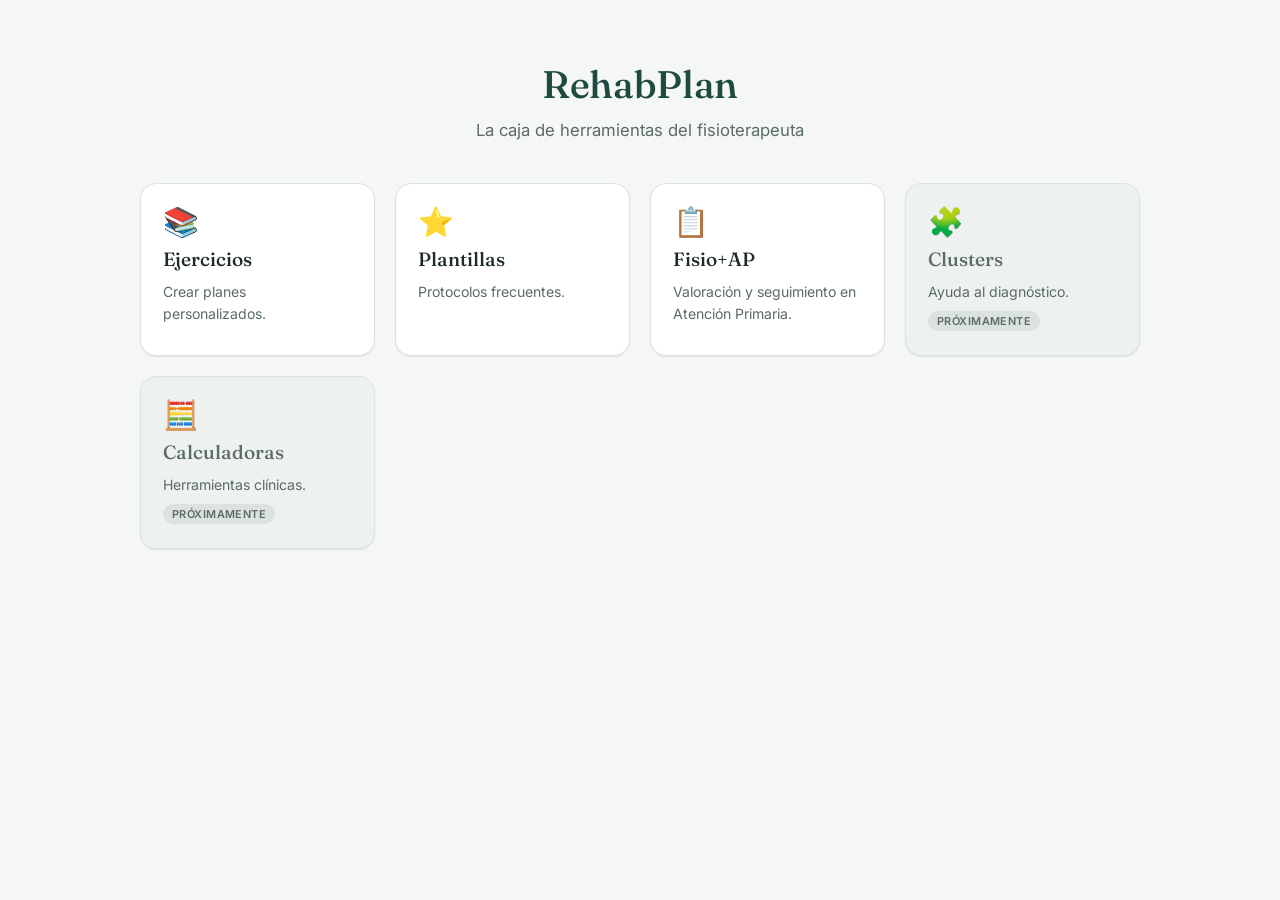
<file: index.html>
<!DOCTYPE html>
<html lang="es">

<head>

    <meta charset="UTF-8">

    <meta name="viewport" content="width=device-width, initial-scale=1.0">

    <title>RehabPlan</title>

    <link rel="preconnect" href="https://fonts.googleapis.com">
    <link rel="preconnect" href="https://fonts.gstatic.com" crossorigin>
    <link href="https://fonts.googleapis.com/css2?family=Fraunces:wght@500;600&family=Inter:wght@400;500;600&family=IBM+Plex+Mono:wght@500&display=swap" rel="stylesheet">

    <link rel="stylesheet" href="styles.css">

</head>


<body>


<div class="portada-cabecera">

    <h1>RehabPlan</h1>

    <p class="subtitulo">La caja de herramientas del fisioterapeuta</p>

</div>


<div class="modulos">


    <a class="modulo" href="ejercicios.html">

        <span class="icono">📚</span>

        <span class="titulo">Ejercicios</span>

        <span class="descripcion">Crear planes personalizados.</span>

    </a>



    <a class="modulo" href="plantillas.html">

        <span class="icono">⭐</span>

        <span class="titulo">Plantillas</span>

        <span class="descripcion">Protocolos frecuentes.</span>

    </a>



    <a class="modulo" href="fisio-ap.html">

        <span class="icono">📋</span>

        <span class="titulo">Fisio+AP</span>

        <span class="descripcion">Valoración y seguimiento en Atención Primaria.</span>

    </a>



    <a class="modulo proximamente" href="#" onclick="return false;">

        <span class="icono">🧩</span>

        <span class="titulo">Clusters</span>

        <span class="descripcion">Ayuda al diagnóstico.</span>

        <span class="etiqueta-proximamente">Próximamente</span>

    </a>



    <a class="modulo proximamente" href="#" onclick="return false;">

        <span class="icono">🧮</span>

        <span class="titulo">Calculadoras</span>

        <span class="descripcion">Herramientas clínicas.</span>

        <span class="etiqueta-proximamente">Próximamente</span>

    </a>


</div>


</body>

</html>
</file>
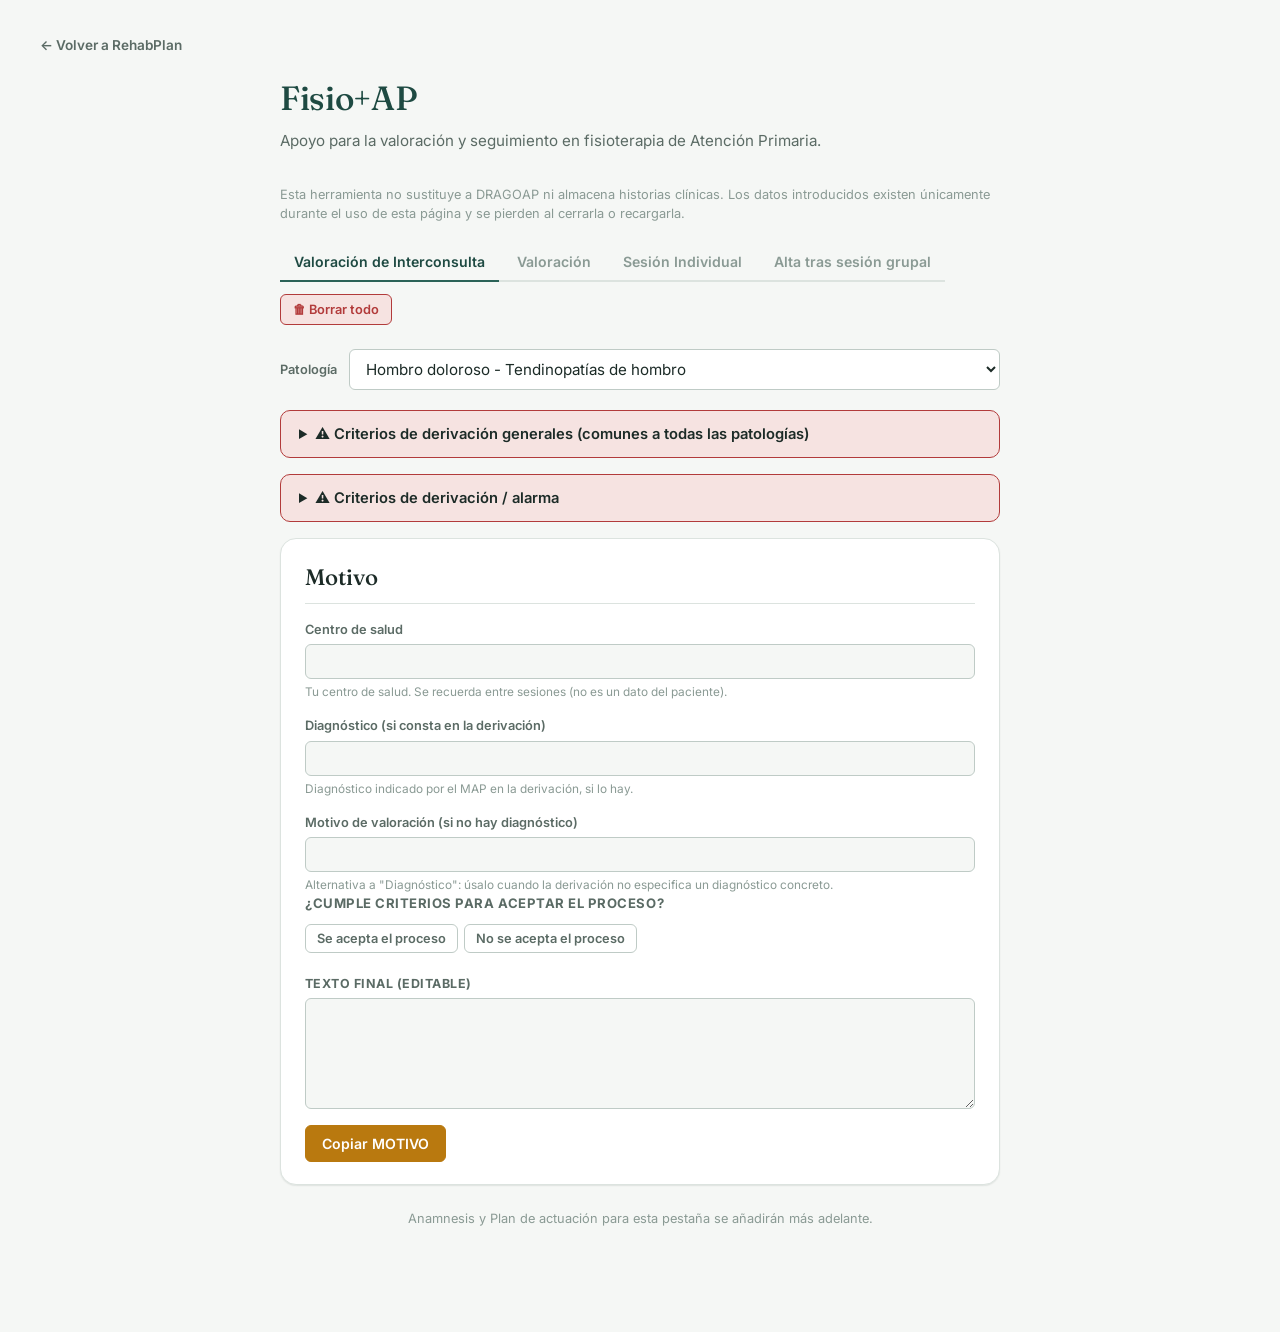
<file: fisio-ap.html>
<!DOCTYPE html>
<html lang="es">

<head>

    <meta charset="UTF-8">
    <meta name="viewport" content="width=device-width, initial-scale=1.0">
    <title>Fisio+AP · RehabPlan</title>

    <link rel="preconnect" href="https://fonts.googleapis.com">
    <link rel="preconnect" href="https://fonts.gstatic.com" crossorigin>
    <link href="https://fonts.googleapis.com/css2?family=Fraunces:wght@500;600&family=Inter:wght@400;500;600&family=IBM+Plex+Mono:wght@500&display=swap" rel="stylesheet">

    <link rel="stylesheet" href="styles.css">

</head>

<body>

<a class="volver" href="index.html">← Volver a RehabPlan</a>

<div class="fisioap-cabecera">
    <h1>Fisio+AP</h1>
    <p class="subtitulo">Apoyo para la valoración y seguimiento en fisioterapia de Atención Primaria.</p>
    <p class="fisioap-disclaimer">
        Esta herramienta no sustituye a DRAGOAP ni almacena historias clínicas. Los datos introducidos
        existen únicamente durante el uso de esta página y se pierden al cerrarla o recargarla.
    </p>
</div>

<div id="errorCarga" class="fisioap-error" hidden>
    <strong>No se han podido cargar los datos de la patología.</strong>
    <p id="errorCargaDetalle" class="fisioap-error-detalle"></p>
    <p>
        Si has abierto este archivo con doble clic (protocolo <code>file://</code>) y el error de arriba
        menciona <code>fetch</code> o <code>CORS</code>, ejecuta un servidor local sencillo desde la carpeta
        del proyecto, por ejemplo:
    </p>
    <p><code>python3 -m http.server</code> y abre después <code>http://localhost:8000/fisio-ap.html</code></p>
    <p>Si el error de arriba es otra cosa (una clave que falta, un JSON mal formado…), revisa el archivo
        <code>.js</code> de la patología que tuvieras seleccionada la última vez.</p>
</div>

<div class="fisioap-tabs-barra">
    <nav class="fisioap-tabs" role="tablist" aria-label="Supuesto de la consulta">
        <button type="button" class="fisioap-tab activo" role="tab" aria-selected="true" data-tab="interconsulta">Valoración de Interconsulta</button>
        <button type="button" class="fisioap-tab" role="tab" aria-selected="false" data-tab="valoracion">Valoración</button>
        <button type="button" class="fisioap-tab" role="tab" aria-selected="false" data-tab="individual">Sesión Individual</button>
        <button type="button" class="fisioap-tab" role="tab" aria-selected="false" data-tab="alta">Alta tras sesión grupal</button>
    </nav>
    <button type="button" class="btn-borrar-todo" id="btnBorrarTodo" title="Borra los datos de la pestaña que tienes abierta ahora mismo">🗑 Borrar todo</button>
</div>

<!-- ================= INTERCONSULTA ================= -->
<div class="fisioap-panel" data-panel="interconsulta">

    <div class="patologia-selector">
        <label for="interSelectorPatologia">Patología</label>
        <select id="interSelectorPatologia"></select>
    </div>

    <div id="interCriteriosGenerales"></div>

    <div id="interAvisos"></div>

    <section class="seccion-fisioap">
        <h2>Motivo</h2>
        <div id="interMotivoCampos" class="campo-lista"></div>

        <div class="subseccion">
            <h3>¿Cumple criterios para aceptar el proceso?</h3>
            <div id="interDecisionContenedor"></div>
        </div>

        <div class="subseccion" id="interGestionCitaContenedor" hidden>
            <h3>Próxima cita</h3>
            <div class="campo-lista" id="interGestionCitaCampos"></div>
        </div>

        <div class="bloque-texto-final">
            <div class="cabecera-texto-final">
                <label class="campo-final-label" for="interMotivoTexto">Texto final (editable)</label>
                <button type="button" class="btn-regenerar" id="interRegenerarMotivo" hidden>↻ Regenerar desde los campos</button>
            </div>
            <textarea id="interMotivoTexto" class="texto-final" rows="4"></textarea>
        </div>
        <div class="acciones-copia">
            <button type="button" class="btn-copiar" data-target="interMotivoTexto">Copiar MOTIVO</button>
        </div>
    </section>

    <p class="fisioap-nota-pendiente">Anamnesis y Plan de actuación para esta pestaña se añadirán más adelante.</p>

</div>

<!-- ================= VALORACIÓN ================= -->
<div class="fisioap-panel" data-panel="valoracion" hidden>

    <div class="patologia-selector">
        <label for="selectorPatologia">Patología</label>
        <select id="selectorPatologia"></select>
    </div>

    <div id="contenedorObjetivos"></div>

    <nav class="fisioap-nav" aria-label="Ir a sección">
        <a href="#seccionMotivo">Motivo</a>
        <a href="#seccionAnamnesis">Anamnesis</a>
        <a href="#seccionExploracion">Exploración física</a>
        <a href="#seccionPlan">Plan de actuación</a>
    </nav>

    <!-- 1. MOTIVO -->
    <section class="seccion-fisioap" id="seccionMotivo">
        <h2>1. Motivo</h2>
        <div id="motivoCampos" class="campo-lista"></div>

        <div class="bloque-texto-final">
            <div class="cabecera-texto-final">
                <label class="campo-final-label" for="motivoTexto">Texto final (editable)</label>
                <button type="button" class="btn-regenerar" id="regenerarMotivo" hidden>↻ Regenerar desde los campos</button>
            </div>
            <textarea id="motivoTexto" class="texto-final" rows="3"></textarea>
        </div>
        <div class="acciones-copia">
            <button type="button" class="btn-copiar" data-target="motivoTexto">Copiar MOTIVO</button>
        </div>
    </section>

    <!-- 2. ANAMNESIS -->
    <section class="seccion-fisioap" id="seccionAnamnesis">
        <h2>2. Anamnesis</h2>
        <div id="anamnesisCampos" class="campos-anamnesis"></div>

        <div class="bloque-texto-final">
            <div class="cabecera-texto-final">
                <label class="campo-final-label" for="anamnesisTexto">Texto final (editable)</label>
                <button type="button" class="btn-regenerar" id="regenerarAnamnesis" hidden>↻ Regenerar desde los campos</button>
            </div>
            <textarea id="anamnesisTexto" class="texto-final" rows="6"></textarea>
        </div>
        <div class="acciones-copia">
            <button type="button" class="btn-copiar" data-target="anamnesisTexto">Copiar ANAMNESIS</button>
        </div>
    </section>

    <!-- 3. EXPLORACIÓN FÍSICA -->
    <section class="seccion-fisioap" id="seccionExploracion">
        <h2>3. Exploración física</h2>

        <div class="subseccion" id="subInspeccionPalpacion"></div>
        <div class="subseccion" id="subMovilidadArticular"></div>
        <div class="subseccion" id="subBalanceMuscular"></div>

        <div class="subseccion" id="subPruebasFuncionales"></div>
        <div class="subseccion" id="subDinamometria"></div>
        <div class="subseccion" id="subActitudPostural"></div>
        <div class="subseccion" id="subSensibilidad"></div>
        <div class="subseccion" id="subTestsEspecificos"></div>

        <div class="subseccion" id="subEscalasPuntuadas"></div>

        <div class="bloque-texto-final">
            <div class="cabecera-texto-final">
                <label class="campo-final-label" for="exploracionTexto">Texto final (editable)</label>
                <button type="button" class="btn-regenerar" id="regenerarExploracion" hidden>↻ Regenerar desde los campos</button>
            </div>
            <textarea id="exploracionTexto" class="texto-final" rows="8"></textarea>
        </div>
        <div class="acciones-copia">
            <button type="button" class="btn-copiar" data-target="exploracionTexto">Copiar EXPLORACIÓN FÍSICA</button>
        </div>
    </section>

    <!-- 4. PLAN DE ACTUACIÓN -->
    <section class="seccion-fisioap" id="seccionPlan">
        <h2>4. Plan de actuación</h2>

        <div class="subseccion" id="subRecomendaciones"></div>

        <div class="subseccion">
            <h3>Programación</h3>
            <div class="plan-grid-moderno">
                <label class="plan-campo">
                    <span>Sesiones individuales</span>
                    <input type="number" id="planSesionesIndividuales" min="0" step="1" class="plan-input" placeholder="0">
                </label>
                <label class="plan-campo">
                    <span>Sesiones grupales</span>
                    <input type="number" id="planSesionesGrupales" min="0" step="1" class="plan-input" placeholder="0">
                </label>
            </div>
        </div>

        <div class="subseccion">
            <h3>Próxima cita</h3>
            <div class="plan-grid-moderno">
                <label class="plan-campo">
                    <span>Fecha</span>
                    <input type="date" id="planFecha" class="plan-input">
                </label>
                <label class="plan-campo">
                    <span>Hora</span>
                    <div class="plan-hora-grupo">
                        <select id="planHoraH" class="plan-input"></select>
                        <span class="plan-hora-separador">:</span>
                        <select id="planHoraM" class="plan-input"></select>
                    </div>
                </label>
                <label class="plan-campo">
                    <span>Tipo de sesión</span>
                    <select id="planTipoSesion" class="plan-input"></select>
                </label>
            </div>
        </div>

        <div class="subseccion">
            <h3>Otras indicaciones</h3>
            <textarea id="planNotas" class="campo-texto-libre" rows="2" placeholder="Texto adicional opcional…"></textarea>
        </div>

        <div class="bloque-texto-final">
            <div class="cabecera-texto-final">
                <label class="campo-final-label" for="planTexto">Texto final (editable)</label>
                <button type="button" class="btn-regenerar" id="regenerarPlan" hidden>↻ Regenerar desde los campos</button>
            </div>
            <textarea id="planTexto" class="texto-final" rows="6"></textarea>
        </div>
        <div class="acciones-copia">
            <button type="button" class="btn-copiar" data-target="planTexto">Copiar PLAN DE ACTUACIÓN</button>
        </div>
    </section>

</div>

<!-- ================= SESIÓN INDIVIDUAL ================= -->
<div class="fisioap-panel" data-panel="individual" hidden>

    <!-- MOTIVO -->
    <section class="seccion-fisioap">
        <h2>Motivo</h2>
        <div id="indivMotivoCampos" class="campo-lista"></div>

        <div class="bloque-texto-final">
            <div class="cabecera-texto-final">
                <label class="campo-final-label" for="indivMotivoTexto">Texto final (editable)</label>
                <button type="button" class="btn-regenerar" id="indivRegenerarMotivo" hidden>↻ Regenerar desde los campos</button>
            </div>
            <textarea id="indivMotivoTexto" class="texto-final" rows="3"></textarea>
        </div>
        <div class="acciones-copia">
            <button type="button" class="btn-copiar" data-target="indivMotivoTexto">Copiar MOTIVO</button>
        </div>
    </section>

    <!-- ANAMNESIS (nota de evolución) -->
    <section class="seccion-fisioap">
        <h2>Anamnesis</h2>
        <div id="indivAnamnesisCampos" class="campo-lista"></div>

        <div class="bloque-texto-final">
            <div class="cabecera-texto-final">
                <label class="campo-final-label" for="indivAnamnesisTexto">Texto final (editable)</label>
                <button type="button" class="btn-regenerar" id="indivRegenerarAnamnesis" hidden>↻ Regenerar desde los campos</button>
            </div>
            <textarea id="indivAnamnesisTexto" class="texto-final" rows="5"></textarea>
        </div>
        <div class="acciones-copia">
            <button type="button" class="btn-copiar" data-target="indivAnamnesisTexto">Copiar ANAMNESIS</button>
        </div>
    </section>

    <!-- PLAN DE ACTUACIÓN -->
    <section class="seccion-fisioap">
        <h2>Plan de actuación</h2>

        <div class="subseccion" id="indivIntervenciones"></div>

        <div class="subseccion" id="indivRespuestaContenedor"></div>

        <div class="subseccion" id="indivContinuidadContenedor"></div>

        <div class="subseccion" id="indivPlanNotasContenedor"></div>

        <div class="bloque-texto-final">
            <div class="cabecera-texto-final">
                <label class="campo-final-label" for="indivPlanTexto">Texto final (editable)</label>
                <button type="button" class="btn-regenerar" id="indivRegenerarPlan" hidden>↻ Regenerar desde los campos</button>
            </div>
            <textarea id="indivPlanTexto" class="texto-final" rows="6"></textarea>
        </div>
        <div class="acciones-copia">
            <button type="button" class="btn-copiar" data-target="indivPlanTexto">Copiar PLAN DE ACTUACIÓN</button>
        </div>
    </section>

</div>

<!-- ================= ALTA TRAS SESIÓN GRUPAL (próximamente) ================= -->
<div class="fisioap-panel" data-panel="alta" hidden>
    <p class="fisioap-placeholder">Esta pestaña se construirá en un próximo paso.</p>
</div>

<div id="modalTest" class="modal-overlay" hidden>
    <div class="modal-caja" role="dialog" aria-modal="true" aria-labelledby="modalTestNombre">
        <button type="button" class="modal-cerrar" id="modalCerrarBtn" aria-label="Cerrar">×</button>
        <h3 id="modalTestNombre"></h3>
        <p class="modal-test-estructura" id="modalTestEstructura"></p>
        <img id="modalTestImagen" class="modal-imagen" alt="" hidden>
        <div id="modalTestAyuda" class="modal-test-ayuda"></div>
        <a id="modalTestVideo" class="modal-video-link" href="#" target="_blank" rel="noopener" hidden>▶ Ver vídeo explicativo</a>
    </div>
</div>

<script src="js/fisio-ap.js"></script>

</body>

</html>
</file>
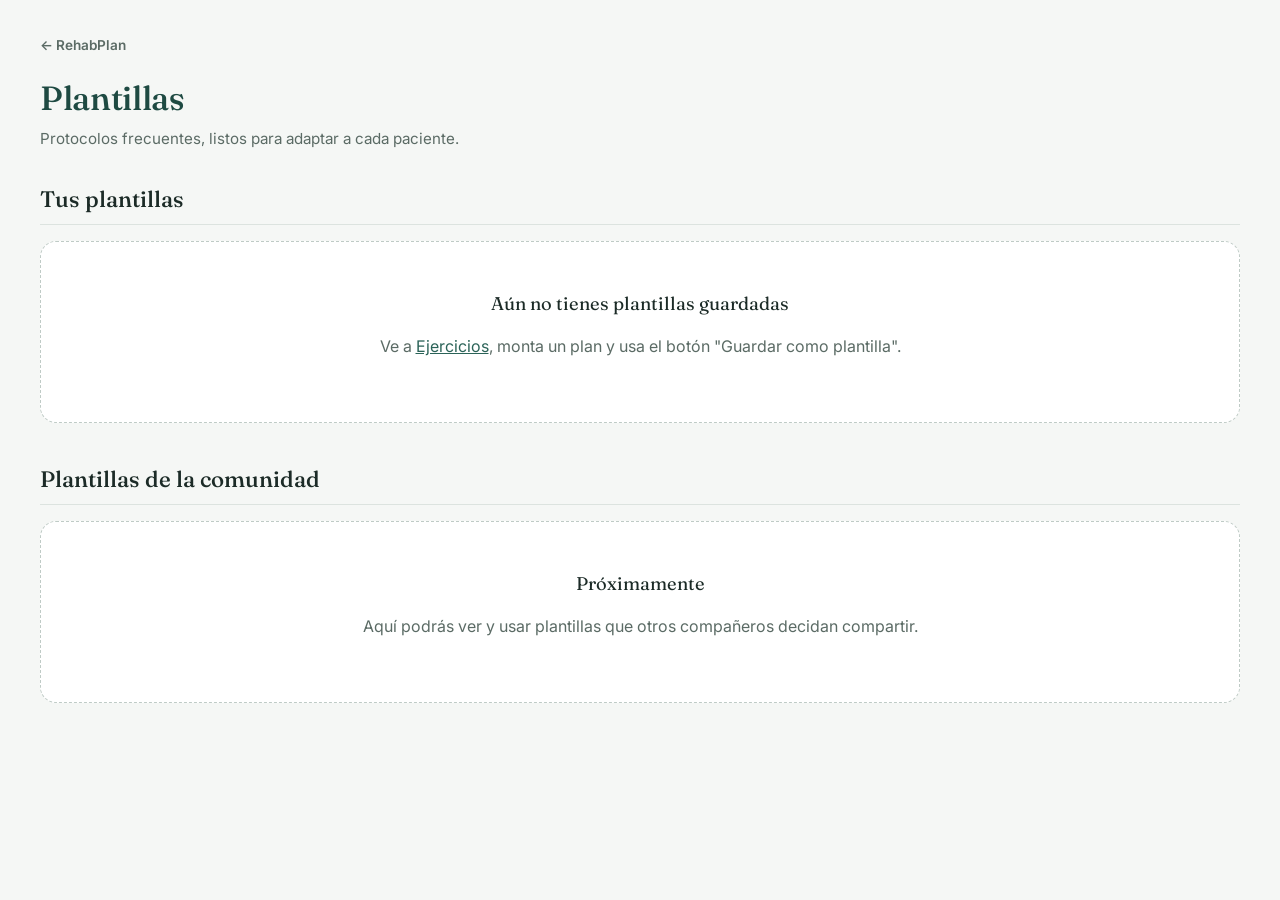
<file: plantillas.html>
<!DOCTYPE html>
<html lang="es">

<head>

    <meta charset="UTF-8">

    <meta name="viewport" content="width=device-width, initial-scale=1.0">

    <title>Plantillas · RehabPlan</title>

    <link rel="preconnect" href="https://fonts.googleapis.com">
    <link rel="preconnect" href="https://fonts.gstatic.com" crossorigin>
    <link href="https://fonts.googleapis.com/css2?family=Fraunces:wght@500;600&family=Inter:wght@400;500;600&family=IBM+Plex+Mono:wght@500&display=swap" rel="stylesheet">

    <link rel="stylesheet" href="styles.css">

</head>


<body>


<a class="volver" href="index.html">← RehabPlan</a>

<h1>Plantillas</h1>

<p class="subtitulo">Protocolos frecuentes, listos para adaptar a cada paciente.</p>



<h2>Tus plantillas</h2>

<div class="plantillas-grid" id="plantillasGuardadas"></div>



<h2>Plantillas de la comunidad</h2>

<div class="estado-vacio">
    <div class="titulo">Próximamente</div>
    <p>
        Aquí podrás ver y usar plantillas que otros compañeros decidan
        compartir.
    </p>
</div>



<script src="plantillas.js"></script>


</body>

</html>
</file>
<file: styles.css>
/* ==============================
   RehabPlan · Sistema de diseño
   ============================== */

:root {

    /* Color */
    --bg: #F5F7F5;
    --surface: #FFFFFF;
    --surface-alt: #EDF2F0;
    --border: #DCE3DF;
    --border-strong: #BFCBC6;

    --ink: #1C2B27;
    --ink-soft: #5B6B65;
    --ink-faint: #8A9A94;

    --brand: #2B6358;
    --brand-dark: #1E4A42;
    --brand-soft: #E4EEEC;

    --accent: #B9790F;
    --accent-dark: #93600B;
    --accent-soft: #F6E9D2;

    --danger: #B23B3B;
    --danger-soft: #F6E3E1;

    /* Tipografía */
    --font-display: 'Fraunces', Georgia, serif;
    --font-body: 'Inter', -apple-system, BlinkMacSystemFont, 'Segoe UI', sans-serif;
    --font-mono: 'IBM Plex Mono', 'Courier New', monospace;

    /* Espaciado */
    --radius-sm: 6px;
    --radius-md: 10px;
    --radius-lg: 16px;

    --shadow-card: 0 1px 2px rgba(28, 43, 39, 0.06), 0 1px 1px rgba(28, 43, 39, 0.04);
    --shadow-card-hover: 0 6px 16px rgba(28, 43, 39, 0.10), 0 2px 4px rgba(28, 43, 39, 0.06);
}


/* ==============================
   Base
   ============================== */

* {
    box-sizing: border-box;
}

body {
    font-family: var(--font-body);
    background: var(--bg);
    color: var(--ink);
    margin: 0;
    padding: 32px 40px 80px;
    line-height: 1.5;
}

h1 {
    font-family: var(--font-display);
    font-weight: 500;
    font-size: 2.1rem;
    color: var(--brand-dark);
    margin: 0 0 4px;
    letter-spacing: -0.01em;
}

h1 + .subtitulo {
    color: var(--ink-soft);
    font-size: 0.95rem;
    margin: 0 0 32px;
}

h2 {
    font-family: var(--font-display);
    font-weight: 500;
    font-size: 1.4rem;
    color: var(--ink);
    margin: 40px 0 16px;
    padding-bottom: 8px;
    border-bottom: 1px solid var(--border);
}

h2:first-of-type {
    margin-top: 0;
}

.eyebrow {
    font-family: var(--font-body);
    font-size: 0.72rem;
    font-weight: 600;
    letter-spacing: 0.08em;
    text-transform: uppercase;
    color: var(--ink-faint);
}

a {
    color: var(--brand);
}

button {
    font-family: var(--font-body);
    cursor: pointer;
}

/* Foco visible para navegación por teclado */
a:focus-visible,
button:focus-visible,
input:focus-visible,
select:focus-visible,
textarea:focus-visible {
    outline: 2px solid var(--brand);
    outline-offset: 2px;
}


/* Enlace "volver a la portada" en las páginas de cada herramienta */
.volver {
    display: inline-block;
    font-size: 0.85rem;
    font-weight: 600;
    color: var(--ink-soft);
    text-decoration: none;
    margin-bottom: 18px;
}

.volver:hover {
    color: var(--brand);
}


/* ==============================
   Plantillas
   ============================== */

.plantillas-grid {
    display: grid;
    grid-template-columns: repeat(auto-fill, minmax(260px, 1fr));
    gap: 20px;
    margin-bottom: 40px;
}

.plantilla-card {
    display: flex;
    flex-direction: column;
    gap: 10px;
    background: var(--surface);
    border: 1px solid var(--border);
    border-radius: var(--radius-lg);
    padding: 18px 20px;
    box-shadow: var(--shadow-card);
}

.plantilla-card h3 {
    font-family: var(--font-display);
    font-weight: 500;
    font-size: 1.1rem;
    margin: 0;
}

.plantilla-meta {
    font-family: var(--font-mono);
    font-size: 0.75rem;
    color: var(--ink-faint);
}

.plantilla-lista {
    list-style: none;
    margin: 0;
    padding: 0;
    font-size: 0.85rem;
    color: var(--ink-soft);
    display: flex;
    flex-direction: column;
    gap: 3px;
    flex-grow: 1;
}

.plantilla-lista li::before {
    content: "· ";
    color: var(--ink-faint);
}

.plantilla-acciones {
    display: flex;
    align-items: center;
    gap: 14px;
    margin-top: auto;
    padding-top: 6px;
}

.plantilla-acciones .primario {
    flex: 1;
    font-size: 0.85rem;
    font-weight: 600;
    padding: 9px 12px;
    border-radius: var(--radius-sm);
    border: 1px solid var(--accent);
    background: var(--accent);
    color: white;
}

.plantilla-acciones .primario:hover {
    background: var(--accent-dark);
    border-color: var(--accent-dark);
}

.plantilla-acciones .eliminar-plantilla {
    background: none;
    border: none;
    color: var(--danger);
    font-size: 0.82rem;
    font-weight: 600;
    padding: 4px 0;
}

.plantilla-acciones .eliminar-plantilla:hover {
    text-decoration: underline;
}




/* ==============================
   Portada (index.html)
   ============================== */

.portada-cabecera {
    text-align: center;
    max-width: 560px;
    margin: 24px auto 40px;
}

.portada-cabecera h1 {
    font-size: 2.4rem;
}

.portada-cabecera .subtitulo {
    font-size: 1.05rem;
    margin: 0;
}

.modulos {
    display: grid;
    grid-template-columns: repeat(auto-fit, minmax(220px, 1fr));
    gap: 20px;
    max-width: 1000px;
    margin: 0 auto;
}

.modulo {
    display: flex;
    flex-direction: column;
    gap: 8px;
    background: var(--surface);
    border: 1px solid var(--border);
    border-radius: var(--radius-lg);
    padding: 24px 22px;
    text-decoration: none;
    color: var(--ink);
    box-shadow: var(--shadow-card);
    transition: box-shadow 0.15s ease, transform 0.15s ease;
}

.modulo:hover {
    box-shadow: var(--shadow-card-hover);
    transform: translateY(-2px);
}

.modulo .icono {
    font-size: 1.8rem;
    line-height: 1;
}

.modulo .titulo {
    font-family: var(--font-display);
    font-weight: 500;
    font-size: 1.2rem;
}

.modulo .descripcion {
    font-size: 0.88rem;
    color: var(--ink-soft);
}

.modulo.proximamente {
    cursor: default;
    color: var(--ink-faint);
    background: var(--surface-alt);
}

.modulo.proximamente:hover {
    box-shadow: var(--shadow-card);
    transform: none;
}

.modulo.proximamente .titulo {
    color: var(--ink-soft);
}

.modulo.proximamente .etiqueta-proximamente {
    align-self: flex-start;
    font-size: 0.68rem;
    font-weight: 600;
    letter-spacing: 0.04em;
    text-transform: uppercase;
    padding: 2px 9px;
    border-radius: 999px;
    background: var(--border);
    color: var(--ink-soft);
}


/* ==============================
   Layout de dos columnas
   ============================== */

.tabs-movil {
    display: none;
}

.layout {
    display: grid;
    grid-template-columns: 1.1fr 0.9fr;
    gap: 24px;
    align-items: start;
}

.panel {
    display: flex;
    flex-direction: column;
    min-height: 0;

    position: sticky;
    top: 20px;
    max-height: calc(100vh - 40px);
}

.panel-header {
    flex: 0 0 auto;
}

.panel-header h2 {
    margin-top: 0;
}

.panel-scroll {
    flex: 1 1 auto;
    min-height: 0;
    overflow-y: auto;
    padding-right: 4px;
}

/* Barra de scroll discreta dentro de cada panel */
.panel-scroll::-webkit-scrollbar {
    width: 8px;
}

.panel-scroll::-webkit-scrollbar-thumb {
    background: var(--border-strong);
    border-radius: 999px;
}


/* ==============================
   Barra de selección de paciente
   ============================== */

.barra-plan {
    display: flex;
    align-items: center;
    flex-wrap: wrap;
    gap: 12px;
    margin-bottom: 24px;
}

.barra-plan label {
    font-size: 0.8rem;
    font-weight: 600;
    color: var(--ink-soft);
}

.barra-plan select {
    font-family: var(--font-body);
    font-size: 0.9rem;
    padding: 8px 10px;
    border: 1px solid var(--border-strong);
    border-radius: var(--radius-sm);
    background: var(--surface);
    color: var(--ink);
    min-width: 220px;
}

.barra-plan .eliminar-paciente,
.barra-plan .eliminar-plan {
    background: none;
    border: none;
    color: var(--danger);
    font-size: 0.82rem;
    font-weight: 600;
    padding: 4px 0;
}

.barra-plan .eliminar-paciente:hover,
.barra-plan .eliminar-plan:hover {
    text-decoration: underline;
}

/* Cada grupo (paciente / plan) agrupa su etiqueta, su desplegable
   y sus dos acciones, para que quede claro que "crear nuevo" y
   "eliminar" pertenecen a ESE selector y no al otro. */
.grupo-selector {
    display: flex;
    align-items: center;
    flex-wrap: wrap;
    gap: 10px;
}

.barra-plan .nuevo-paciente,
.barra-plan .nuevo-plan {
    font-size: 0.82rem;
    font-weight: 600;
    padding: 7px 12px;
    border-radius: var(--radius-sm);
    border: 1px solid var(--brand);
    background: var(--brand-soft);
    color: var(--brand-dark);
    white-space: nowrap;
}

.barra-plan .nuevo-paciente:hover,
.barra-plan .nuevo-plan:hover {
    background: var(--brand);
    color: white;
}

/* Indicador "Guardado" / "Cambios sin guardar" junto a los selectores */
.estado-plan {
    font-size: 0.78rem;
    font-weight: 600;
    color: var(--ink-faint);
    margin-left: auto;
    white-space: nowrap;
}

.estado-plan.sin-guardar {
    color: var(--accent-dark);
}

@media (max-width: 900px) {

    .barra-plan {
        align-items: stretch;
    }

    .grupo-selector {
        flex: 1 1 100%;
    }

    .barra-plan select {
        min-width: 0;
        flex: 1 1 160px;
    }

    .estado-plan {
        margin-left: 0;
    }

}




/* ==============================
   Logo de la clínica
   ============================== */

.logo-clinica {
    display: flex;
    align-items: center;
    gap: 16px;
    background: var(--surface);
    border: 1px solid var(--border);
    border-radius: var(--radius-lg);
    padding: 14px 18px;
    margin-bottom: 24px;
    box-shadow: var(--shadow-card);
}

.logo-clinica .logo-preview {
    width: 56px;
    height: 56px;
    object-fit: contain;
    border-radius: var(--radius-sm);
    background: var(--surface-alt);
    border: 1px solid var(--border);
    flex-shrink: 0;
    padding: 4px;
}

.logo-info {
    display: flex;
    flex-direction: column;
    gap: 2px;
    flex: 1;
    min-width: 0;
}

.logo-titulo {
    font-size: 0.85rem;
    font-weight: 600;
    color: var(--ink);
}

.logo-ayuda {
    font-size: 0.78rem;
    color: var(--ink-faint);
}

.logo-acciones {
    display: flex;
    align-items: center;
    gap: 10px;
    flex-shrink: 0;
}

.boton-archivo {
    font-size: 0.85rem;
    font-weight: 600;
    padding: 8px 14px;
    border-radius: var(--radius-sm);
    border: 1px solid var(--border-strong);
    background: var(--surface);
    color: var(--ink);
    cursor: pointer;
    white-space: nowrap;
}

.boton-archivo:hover {
    background: var(--surface-alt);
}

.quitar-logo {
    background: none;
    border: none;
    color: var(--danger);
    font-size: 0.82rem;
    font-weight: 600;
    padding: 4px 0;
    white-space: nowrap;
}

.quitar-logo:hover {
    text-decoration: underline;
}

@media (max-width: 900px) {

    .logo-clinica {
        flex-wrap: wrap;
    }

    .logo-info {
        flex: 1 1 100%;
        order: 3;
    }

}




/* ==============================
   Datos del paciente
   ============================== */

.datos-plan {
    background: var(--surface);
    border: 1px solid var(--border);
    border-radius: var(--radius-lg);
    padding: 20px 24px;
    display: grid;
    grid-template-columns: 1fr 2fr;
    gap: 16px 24px;
    box-shadow: var(--shadow-card);
}

.datos-plan .campo-titulo {
    grid-column: 1 / -1;
}

.datos-plan .campo-titulo input {
    font-family: var(--font-display);
    font-size: 1.15rem;
    font-weight: 500;
    color: var(--ink);
    padding: 10px 12px;
}

.campo-obligatorio {
    color: var(--accent-dark);
    font-weight: 700;
}

.datos-plan label {
    display: flex;
    flex-direction: column;
    gap: 6px;
    font-size: 0.8rem;
    font-weight: 600;
    color: var(--ink-soft);
}

.datos-plan input,
.datos-plan textarea {
    font-family: var(--font-body);
    font-size: 0.95rem;
    font-weight: 400;
    color: var(--ink);
    border: 1px solid var(--border-strong);
    border-radius: var(--radius-sm);
    padding: 8px 10px;
    background: var(--bg);
}

.datos-plan textarea {
    resize: vertical;
    min-height: 42px;
    font-family: var(--font-body);
}

.datos-plan input:focus,
.datos-plan textarea:focus {
    border-color: var(--brand);
    background: var(--surface);
}


/* ==============================
   Filtros
   ============================== */

.filtros {
    display: flex;
    flex-wrap: wrap;
    gap: 10px;
    margin-bottom: 20px;
}

.filtros input,
.filtros select {
    font-family: var(--font-body);
    font-size: 0.9rem;
    border: 1px solid var(--border-strong);
    border-radius: var(--radius-sm);
    padding: 9px 12px;
    background: var(--surface);
    color: var(--ink);
}

.filtros input {
    flex: 1 1 220px;
}

.filtros select {
    flex: 0 1 180px;
}

.visualmente-oculto {
    position: absolute;
    width: 1px;
    height: 1px;
    padding: 0;
    margin: -1px;
    overflow: hidden;
    clip: rect(0, 0, 0, 0);
    white-space: nowrap;
    border: 0;
}


/* ==============================
   Biblioteca de ejercicios
   ============================== */

#biblioteca {
    display: grid;
    grid-template-columns: repeat(auto-fill, minmax(250px, 1fr));
    gap: 20px;
}

.card {
    display: flex;
    flex-direction: column;
    border: 1px solid var(--border);
    border-radius: var(--radius-lg);
    padding: 16px;
    background: var(--surface);
    box-shadow: var(--shadow-card);
    cursor: pointer;
    transition: box-shadow 0.15s ease, transform 0.15s ease, border-color 0.15s ease, background 0.15s ease;
}

.card:hover {
    box-shadow: var(--shadow-card-hover);
    transform: translateY(-2px);
}

.card.en-plan {
    border-color: var(--brand);
    background: var(--brand-soft);
}

.card img {
    width: 100%;
    aspect-ratio: 1;
    object-fit: cover;
    border-radius: var(--radius-md);
    background: var(--surface-alt);
}

.card h3 {
    font-family: var(--font-display);
    font-weight: 500;
    font-size: 1.1rem;
    margin: 12px 0 8px;
    color: var(--ink);
}

.card .etiquetas {
    display: flex;
    flex-wrap: wrap;
    gap: 6px;
    margin-bottom: 10px;
}

.card .etiqueta {
    font-size: 0.72rem;
    font-weight: 600;
    letter-spacing: 0.02em;
    padding: 3px 9px;
    border-radius: 999px;
    background: var(--surface);
    color: var(--brand-dark);
    border: 1px solid var(--brand-soft);
}

.card .etiqueta.material {
    color: var(--accent-dark);
    border-color: var(--accent-soft);
}

.card p.descripcion {
    font-size: 0.88rem;
    line-height: 1.4;
    color: var(--ink-soft);
    margin: 0 0 12px;
    flex-grow: 1;

    /* Trunca a 3 líneas con puntos suspensivos y reserva siempre
       ese mismo alto, tenga la descripción 1 línea o 10: así todas
       las tarjetas de la biblioteca quedan a la misma altura. */
    display: -webkit-box;
    -webkit-line-clamp: 3;
    line-clamp: 3;
    -webkit-box-orient: vertical;
    overflow: hidden;
    min-height: calc(1.4em * 3);
}

.card .acciones {
    display: flex;
    align-items: center;
    justify-content: space-between;
    gap: 10px;
    margin-top: auto;
}

.card a.ver-video {
    font-size: 0.85rem;
    font-weight: 600;
    text-decoration: none;
    color: var(--brand);
    /* Área de toque algo mayor que el texto, para que sea fácil
       tocar el enlace sin activar el clic de la tarjeta entera. */
    padding: 4px 0;
}

.card a.ver-video:hover {
    text-decoration: underline;
}

.card .estado-plan {
    font-size: 0.78rem;
    font-weight: 600;
    color: var(--ink-faint);
}

.card.en-plan .estado-plan {
    color: var(--brand-dark);
}


/* Estado vacío (sin resultados / sin ejercicios en el plan) */

.estado-vacio {
    grid-column: 1 / -1;
    text-align: center;
    padding: 48px 24px;
    color: var(--ink-soft);
    background: var(--surface);
    border: 1px dashed var(--border-strong);
    border-radius: var(--radius-lg);
}

.estado-vacio .titulo {
    font-family: var(--font-display);
    font-size: 1.15rem;
    color: var(--ink);
    margin-bottom: 6px;
}


/* ==============================
   Plan del paciente
   ============================== */

.acciones-plan {
    display: flex;
    gap: 10px;
    margin-bottom: 20px;
}

.acciones-plan button {
    font-size: 0.9rem;
    font-weight: 600;
    padding: 10px 18px;
    border-radius: var(--radius-sm);
    border: 1px solid var(--border-strong);
    background: var(--surface);
    color: var(--ink);
}

.acciones-plan button.primario {
    background: var(--accent);
    border-color: var(--accent);
    color: white;
}

.acciones-plan button.primario:hover {
    background: var(--accent-dark);
    border-color: var(--accent-dark);
}

.acciones-plan button:not(.primario):hover {
    background: var(--surface-alt);
}

#planPaciente {
    display: flex;
    flex-direction: column;
    gap: 14px;
}

.plan-item {
    background: var(--surface);
    border: 1px solid var(--border);
    border-left: 4px solid var(--brand);
    border-radius: var(--radius-md);
    padding: 16px 20px;
    box-shadow: var(--shadow-card);
}

.plan-item-cabecera {
    display: flex;
    align-items: flex-start;
    justify-content: space-between;
    gap: 14px;
    margin-bottom: 12px;
}

.orden-controles {
    display: flex;
    flex-direction: column;
    gap: 3px;
    flex-shrink: 0;
}

.orden-controles .mover {
    width: 26px;
    height: 22px;
    padding: 0;
    line-height: 1;
    font-size: 0.7rem;
    border: 1px solid var(--border-strong);
    border-radius: var(--radius-sm);
    background: var(--surface);
    color: var(--ink-soft);
}

.orden-controles .mover:hover:not(:disabled) {
    background: var(--brand-soft);
    color: var(--brand-dark);
    border-color: var(--brand);
}

.orden-controles .mover:disabled {
    opacity: 0.3;
    cursor: default;
}

.plan-item-info {
    flex: 1;
    min-width: 0;
}

.plan-item h3 {
    font-family: var(--font-display);
    font-weight: 500;
    font-size: 1.1rem;
}

.plan-item-info h3 {
    margin: 0 0 8px;
}

.plan-item .dosis {
    margin-bottom: 0;
}

.plan-item .miniatura {
    flex-shrink: 0;
    width: 64px;
    height: 64px;
    object-fit: cover;
    border-radius: var(--radius-md);
    background: var(--surface-alt);
    border: 1px solid var(--border);
}

.plan-item .campos {
    margin-top: 0;
}

.plan-item .campos {
    display: flex;
    flex-wrap: wrap;
    gap: 14px 20px;
    align-items: flex-end;
    margin-bottom: 12px;
}

.plan-item label {
    display: flex;
    flex-direction: column;
    gap: 4px;
    font-size: 0.75rem;
    font-weight: 600;
    color: var(--ink-soft);
}

.plan-item input[type="number"],
.plan-item select {
    font-family: var(--font-body);
    font-size: 0.9rem;
    border: 1px solid var(--border-strong);
    border-radius: var(--radius-sm);
    padding: 6px 8px;
    width: 90px;
    background: var(--bg);
    color: var(--ink);
}

.plan-item select {
    width: auto;
}

.plan-item label.notas {
    flex: 1 1 100%;
}

.plan-item .descripcion-plan {
    font-size: 0.85rem;
    line-height: 1.45;
    color: var(--ink-soft);
    margin: 0 0 10px;
}

.interruptor-pdf {
    display: flex;
    align-items: center;
    gap: 9px;
    font-size: 0.82rem;
    font-weight: 600;
    color: var(--ink-soft);
    cursor: pointer;
    margin: 0 0 16px;
    /* Sobrescribe el flex-direction:column que usan el resto de
       labels del formulario del plan. */
    flex-direction: row;
}

.interruptor-pdf input {
    position: absolute;
    opacity: 0;
    width: 0;
    height: 0;
}

.interruptor-visual {
    position: relative;
    width: 34px;
    height: 20px;
    flex-shrink: 0;
    background: var(--border-strong);
    border-radius: 999px;
    transition: background 0.15s ease;
}

.interruptor-visual::before {
    content: "";
    position: absolute;
    top: 2px;
    left: 2px;
    width: 16px;
    height: 16px;
    background: white;
    border-radius: 50%;
    transition: transform 0.15s ease;
}

.interruptor-pdf input:checked + .interruptor-visual {
    background: var(--brand);
}

.interruptor-pdf input:checked + .interruptor-visual::before {
    transform: translateX(14px);
}

.interruptor-pdf input:focus-visible + .interruptor-visual {
    outline: 2px solid var(--brand);
    outline-offset: 2px;
}

.plan-item textarea {
    font-family: var(--font-body);
    font-size: 0.9rem;
    border: 1px solid var(--border-strong);
    border-radius: var(--radius-sm);
    padding: 8px;
    width: 100%;
    min-height: 40px;
    resize: vertical;
    background: var(--bg);
    color: var(--ink);
}

/* La "etiqueta de dosificación": el elemento distintivo de la app */
.dosis {
    display: inline-flex;
    align-items: center;
    gap: 6px;
    font-family: var(--font-mono);
    font-size: 0.8rem;
    font-weight: 500;
    letter-spacing: 0.01em;
    padding: 4px 10px;
    border-radius: 999px;
    background: var(--accent-soft);
    color: var(--accent-dark);
    margin-bottom: 12px;
}

.plan-item .eliminar {
    background: none;
    border: none;
    color: var(--danger);
    font-size: 0.82rem;
    font-weight: 600;
    padding: 4px 0;
}

.plan-item .eliminar:hover {
    text-decoration: underline;
}


/* ==============================
   Responsive
   ============================== */

@media (max-width: 900px) {

    body {
        padding: 20px 16px 64px;
    }

    h1 {
        font-size: 1.7rem;
    }

    .datos-plan {
        grid-template-columns: 1fr;
    }

    .filtros {
        flex-direction: column;
    }

    .filtros input,
    .filtros select {
        flex: 1 1 auto;
        width: 100%;
    }

    #biblioteca {
        grid-template-columns: repeat(auto-fill, minmax(150px, 1fr));
        gap: 14px;
    }

    .acciones-plan {
        flex-direction: column;
    }

    .plan-item .campos {
        gap: 10px 14px;
    }

    .plan-item .miniatura {
        width: 52px;
        height: 52px;
    }


    /* En móvil, el scroll independiente por columnas se sustituye
       por pestañas: se ve un panel entero por vez, con el scroll
       normal de la página. */

    .tabs-movil {
        display: flex;
        gap: 8px;
        margin: 20px 0 16px;
        position: sticky;
        top: 0;
        background: var(--bg);
        padding: 10px 0;
        z-index: 10;
    }

    .tabs-movil .tab {
        flex: 1;
        font-family: var(--font-body);
        font-size: 0.9rem;
        font-weight: 600;
        padding: 10px 12px;
        border: 1px solid var(--border-strong);
        border-radius: var(--radius-sm);
        background: var(--surface);
        color: var(--ink-soft);
    }

    .tabs-movil .tab.activa {
        background: var(--brand);
        border-color: var(--brand);
        color: white;
    }

    .layout {
        display: block;
    }

    .panel {
        position: static;
        max-height: none;
        display: none;
    }

    .panel-scroll {
        overflow-y: visible;
    }

    .layout.pestana-biblioteca .panel-biblioteca {
        display: flex;
    }

    .layout.pestana-plan .panel-plan {
        display: flex;
    }

}


/* ==============================
   Fisio+AP
   ============================== */

/* Blindaje: cualquier elemento con el atributo [hidden] debe quedar
   siempre oculto, gane la especificidad que gane cualquier otra regla
   de esta hoja (display: flex/grid/block de una clase, etc.). Sin esto,
   basta con que una clase fije "display" para que [hidden] deje de
   funcionar y el elemento se quede visible aunque el JS diga que no. */
[hidden] {
    display: none !important;
}

.fisioap-cabecera {
    max-width: 720px;
    margin: 0 auto 20px;
}

.fisioap-cabecera h1 {
    margin-bottom: 6px;
}

.fisioap-disclaimer {
    font-size: 0.8rem;
    color: var(--ink-faint);
    margin: 8px 0 0;
    line-height: 1.5;
}

.fisioap-error {
    max-width: 720px;
    margin: 0 auto 20px;
    background: var(--danger-soft);
    border: 1px solid var(--danger);
    border-radius: var(--radius-md);
    padding: 14px 18px;
    font-size: 0.88rem;
    color: var(--ink);
}

.fisioap-error code {
    font-family: var(--font-mono);
    background: var(--surface);
    padding: 2px 6px;
    border-radius: 4px;
    font-size: 0.82rem;
}

.fisioap-error-detalle {
    font-family: var(--font-mono);
    font-size: 0.8rem;
    background: var(--surface);
    border: 1px solid var(--danger);
    border-radius: var(--radius-sm);
    padding: 8px 10px;
    white-space: pre-wrap;
    word-break: break-word;
}

.patologia-selector {
    max-width: 720px;
    margin: 0 auto 20px;
    display: flex;
    align-items: center;
    gap: 12px;
}

.patologia-selector label {
    font-size: 0.8rem;
    font-weight: 600;
    color: var(--ink-soft);
}

.patologia-selector select {
    flex: 1;
    font-family: var(--font-body);
    font-size: 0.95rem;
    padding: 9px 12px;
    border: 1px solid var(--border-strong);
    border-radius: var(--radius-sm);
    background: var(--surface);
    color: var(--ink);
}

/* Avisos y objetivos: <details> compactos, visibles pero no intrusivos */

.aviso-derivacion,
.objetivos-box {
    max-width: 720px;
    margin: 0 auto 16px;
    border-radius: var(--radius-md);
    padding: 12px 18px;
}

.aviso-derivacion {
    background: var(--danger-soft);
    border: 1px solid var(--danger);
}

.objetivos-box {
    background: var(--brand-soft);
    border: 1px solid var(--brand);
}

.aviso-derivacion summary,
.objetivos-box summary {
    cursor: pointer;
    font-weight: 600;
    font-size: 0.92rem;
    color: var(--ink);
}

.aviso-derivacion[open] summary,
.objetivos-box[open] summary {
    margin-bottom: 8px;
}

.aviso-subtitulo,
.objetivos-subtitulo {
    font-size: 0.78rem;
    font-weight: 700;
    text-transform: uppercase;
    letter-spacing: 0.04em;
    color: var(--ink-soft);
    margin: 10px 0 4px;
}

.aviso-contenido ul,
.objetivos-contenido ul {
    margin: 0 0 6px;
    padding-left: 20px;
    font-size: 0.88rem;
    color: var(--ink);
}

.aviso-sublista {
    margin: 2px 0 4px;
    padding-left: 18px;
    font-size: 0.85rem;
    color: var(--ink-soft);
}

.aviso-sesiones {
    font-size: 0.85rem;
    margin: 10px 0 0;
}

/* Navegación rápida entre las 4 secciones */

.fisioap-nav {
    max-width: 720px;
    margin: 0 auto 28px;
    display: flex;
    gap: 10px;
    flex-wrap: wrap;
    position: sticky;
    top: 0;
    background: var(--bg);
    padding: 10px 0;
    z-index: 5;
}

.fisioap-nav a {
    font-size: 0.85rem;
    font-weight: 600;
    text-decoration: none;
    color: var(--ink-soft);
    background: var(--surface);
    border: 1px solid var(--border-strong);
    border-radius: 999px;
    padding: 6px 14px;
}

.fisioap-nav a:hover {
    color: var(--brand-dark);
    border-color: var(--brand);
}

/* Secciones 1-4 */

.seccion-fisioap {
    max-width: 720px;
    margin: 0 auto 32px;
    background: var(--surface);
    border: 1px solid var(--border);
    border-radius: var(--radius-lg);
    padding: 22px 24px;
    box-shadow: var(--shadow-card);
    scroll-margin-top: 60px;
}

.seccion-fisioap h2 {
    margin-top: 0;
}

.subseccion {
    margin-bottom: 22px;
}

.subseccion h3 {
    font-family: var(--font-body);
    font-size: 0.82rem;
    font-weight: 700;
    text-transform: uppercase;
    letter-spacing: 0.04em;
    color: var(--ink-soft);
    margin: 0 0 10px;
}

.campo-grid {
    display: grid;
    grid-template-columns: repeat(auto-fit, minmax(200px, 1fr));
    gap: 12px 16px;
}

.campo-simple {
    display: flex;
    flex-direction: column;
    gap: 5px;
    font-size: 0.8rem;
    font-weight: 600;
    color: var(--ink-soft);
}

.campo-simple input[type="text"],
.campo-simple input[type="number"],
.campo-simple select {
    font-family: var(--font-body);
    font-size: 0.9rem;
    font-weight: 400;
    color: var(--ink);
    border: 1px solid var(--border-strong);
    border-radius: var(--radius-sm);
    padding: 8px 10px;
    background: var(--bg);
}

.campo-simple input:focus,
.campo-simple select:focus {
    border-color: var(--brand);
    background: var(--surface);
}

.campo-tristate {
    grid-column: span 1;
}

/* Anamnesis: una fila por campo, con espacio de sobra para leer y escribir */

.campo-lista {
    display: flex;
    flex-direction: column;
    gap: 16px;
}

.campo-lista .campo-simple {
    width: 100%;
}

.campo-simple textarea {
    font-family: var(--font-body);
    font-size: 0.9rem;
    font-weight: 400;
    color: var(--ink);
    border: 1px solid var(--border-strong);
    border-radius: var(--radius-sm);
    padding: 8px 10px;
    background: var(--bg);
    resize: vertical;
    width: 100%;
}

.campo-simple textarea:focus {
    border-color: var(--brand);
    background: var(--surface);
}

.campo-ayuda {
    font-size: 0.74rem;
    font-weight: 400;
    color: var(--ink-faint);
    line-height: 1.4;
}

.ayuda-seccion {
    font-size: 0.78rem;
    color: var(--ink-faint);
    margin: -4px 0 12px;
}

/* Checklists (historia laboral, AVD…) */

.checklist-opciones {
    display: flex;
    flex-direction: column;
    gap: 8px;
}

.checklist-grid {
    display: grid;
    grid-template-columns: repeat(auto-fit, minmax(220px, 1fr));
    gap: 8px 16px;
}

.checkbox-linea input:disabled {
    accent-color: var(--border-strong);
}

.checkbox-linea:has(input:disabled) {
    color: var(--ink-faint);
    opacity: 0.6;
}

.campo-lista-compacta {
    margin-top: 12px;
}

.campo-otro {
    margin-top: 4px;
    max-width: 320px;
}

.campo-otro input {
    font-family: var(--font-body);
    font-size: 0.88rem;
    border: 1px solid var(--border-strong);
    border-radius: var(--radius-sm);
    padding: 7px 10px;
    background: var(--bg);
    width: 100%;
}

.campo-otro input:disabled {
    background: var(--surface-alt);
    color: var(--ink-faint);
}

/* Plan de actuación: Programación / Próxima cita, look moderno */

.plan-grid-moderno {
    display: grid;
    grid-template-columns: repeat(auto-fit, minmax(160px, 1fr));
    gap: 14px;
}

.plan-grid-moderno[hidden] {
    display: none;
}

.plan-campo {
    display: flex;
    flex-direction: column;
    gap: 6px;
    font-size: 0.8rem;
    font-weight: 600;
    color: var(--ink-soft);
}

.plan-input {
    font-family: var(--font-body);
    font-size: 1rem;
    font-weight: 500;
    color: var(--ink);
    border: 1px solid var(--border-strong);
    border-radius: var(--radius-md);
    padding: 11px 14px;
    background: var(--surface-alt);
    transition: border-color 0.15s ease, background 0.15s ease, box-shadow 0.15s ease;
}

.plan-hora-grupo {
    display: flex;
    align-items: center;
    gap: 6px;
}

.plan-hora-grupo .plan-input {
    flex: 1;
    min-width: 0;
}

.plan-hora-separador {
    font-weight: 600;
    color: var(--ink-soft);
}

.plan-input:hover {
    border-color: var(--brand);
}

.plan-input:focus {
    border-color: var(--brand);
    background: var(--surface);
    box-shadow: 0 0 0 3px var(--brand-soft);
    outline: none;
}

/* Grupos de botones: tri-state, categorías de movilidad, Daniels, tests */

.grupo-botones {
    margin-bottom: 10px;
}

.grupo-botones-etiqueta {
    display: block;
    font-size: 0.8rem;
    font-weight: 600;
    color: var(--ink-soft);
    margin-bottom: 5px;
}

.grupo-botones-fila {
    display: flex;
    flex-wrap: wrap;
    gap: 6px;
}

.grupo-botones-fila button {
    font-family: var(--font-body);
    font-size: 0.8rem;
    font-weight: 600;
    padding: 6px 11px;
    border-radius: var(--radius-sm);
    border: 1px solid var(--border-strong);
    background: var(--surface);
    color: var(--ink-soft);
}

.grupo-botones-fila button:hover {
    background: var(--surface-alt);
}

.grupo-botones-fila button.activo {
    background: var(--brand);
    border-color: var(--brand);
    color: white;
}

.grupo-daniels .grupo-botones-fila button {
    min-width: 34px;
    text-align: center;
}

.ayuda-daniels {
    font-size: 0.76rem;
    color: var(--ink-faint);
    line-height: 1.6;
    margin: 0 0 14px;
}

/* Dinamometría de prensión manual */

.dinamometria-manos {
    display: grid;
    grid-template-columns: repeat(auto-fit, minmax(220px, 1fr));
    gap: 20px;
    margin-bottom: 16px;
}

.dinamometria-columna {
    display: flex;
    flex-direction: column;
    gap: 12px;
}

.dinamometria-columna h4 {
    font-family: var(--font-body);
    font-size: 0.8rem;
    font-weight: 700;
    text-transform: uppercase;
    letter-spacing: 0.03em;
    color: var(--brand-dark);
    margin: 0;
}

.dinamometria-panel {
    font-size: 0.85rem;
    color: var(--ink);
    background: var(--surface-alt);
    border: 1px solid var(--border);
    border-radius: var(--radius-sm);
    padding: 10px 14px;
    margin-bottom: 10px;
}

.dinamometria-panel:empty {
    display: none;
    margin: 0;
    padding: 0;
    border: none;
}

.dinamometria-panel p {
    margin: 3px 0;
}

.dinamometria-panel-titulo {
    font-weight: 700;
    font-size: 0.78rem;
    text-transform: uppercase;
    letter-spacing: 0.03em;
    color: var(--ink-soft);
}

.dinamometria-aviso-suave {
    color: var(--ink-faint);
    font-style: italic;
}

.dinamometria-referencia-cita {
    font-size: 0.76rem;
    color: var(--ink-faint);
}

.dinamometria-info {
    font-size: 0.82rem;
    margin-top: 4px;
}

.dinamometria-info summary {
    cursor: pointer;
    font-weight: 600;
    color: var(--ink-soft);
}

.dinamometria-info ul {
    margin: 6px 0;
    padding-left: 20px;
    color: var(--ink);
}

.dinamometria-nota-metodologica {
    color: var(--ink-faint);
    font-style: italic;
    margin-top: 8px;
}

.dinamometria-cita {
    font-size: 0.74rem;
    color: var(--ink-faint);
}

.dinamometria-info h4 {
    font-family: var(--font-body);
    font-size: 0.78rem;
    font-weight: 700;
    text-transform: uppercase;
    letter-spacing: 0.03em;
    color: var(--brand-dark);
    margin: 16px 0 6px;
}

.dinamometria-info h4:first-of-type {
    margin-top: 10px;
}

.dinamometria-info p {
    margin: 6px 0;
}

.dinamometria-imagen-info-wrap {
    margin: 12px 0;
}

.dinamometria-imagen-info {
    display: block;
    max-width: 100%;
    max-height: 220px;
    object-fit: contain;
    border-radius: var(--radius-md);
    border: 1px solid var(--border);
    background: var(--surface);
    margin: 0 auto;
}

/* Tests específicos */

.test-fila {
    display: flex;
    align-items: center;
    justify-content: space-between;
    flex-wrap: wrap;
    gap: 10px;
    padding: 8px 0;
    border-bottom: 1px solid var(--border);
}

.test-fila:last-child {
    border-bottom: none;
}

.test-info {
    display: flex;
    flex-direction: column;
    gap: 1px;
}

.test-nombre {
    font-size: 0.92rem;
    font-weight: 600;
    color: var(--ink);
}

.test-nombre-btn {
    display: inline-flex;
    align-items: center;
    gap: 4px;
    background: none;
    border: none;
    padding: 0;
    font-family: var(--font-body);
    cursor: pointer;
    text-align: left;
}

.test-nombre-btn .test-nombre {
    border-bottom: 1px dotted var(--brand);
}

.test-nombre-btn:hover .test-nombre {
    color: var(--brand-dark);
}

.test-estructura {
    font-size: 0.78rem;
    color: var(--ink-faint);
}

/* Modal de información de test (imagen + vídeo) */

.modal-overlay {
    position: fixed;
    inset: 0;
    background: rgba(20, 20, 20, 0.55);
    display: flex;
    align-items: center;
    justify-content: center;
    padding: 20px;
    z-index: 100;
}

/* El atributo [hidden] debe ganar siempre a "display: flex" de arriba;
   si no, el modal se queda visible aunque el JS lo marque como oculto. */
.modal-overlay[hidden] {
    display: none;
}

.modal-caja {
    position: relative;
    background: var(--surface);
    border-radius: var(--radius-lg);
    box-shadow: var(--shadow-card);
    padding: 26px 24px;
    max-width: 480px;
    width: 100%;
    max-height: 85vh;
    overflow-y: auto;
}

.modal-caja h3 {
    margin: 0 0 2px;
    padding-right: 24px;
}

.modal-test-estructura {
    font-size: 0.82rem;
    color: var(--ink-faint);
    margin: 0 0 14px;
}

.modal-cerrar {
    position: absolute;
    top: 14px;
    right: 16px;
    font-size: 1.4rem;
    line-height: 1;
    background: none;
    border: none;
    color: var(--ink-faint);
    cursor: pointer;
    padding: 4px;
}

.modal-cerrar:hover {
    color: var(--ink);
}

.modal-imagen {
    display: block;
    width: 100%;
    max-height: 260px;
    object-fit: contain;
    border-radius: var(--radius-md);
    background: var(--surface-alt);
    margin-bottom: 14px;
}

.modal-imagen[hidden] {
    display: none;
}

.modal-test-ayuda {
    font-size: 0.9rem;
    line-height: 1.55;
    color: var(--ink);
    margin: 0 0 14px;
}

.modal-video-link {
    display: inline-block;
    font-size: 0.88rem;
    font-weight: 600;
    color: white;
    background: var(--accent);
    border-radius: var(--radius-sm);
    padding: 9px 16px;
    text-decoration: none;
}

.modal-video-link[hidden] {
    display: none;
}

.btn-recurso-pdf {
    display: inline-block;
    font-size: 0.82rem;
    font-weight: 600;
    color: var(--brand-dark);
    background: var(--brand-soft);
    border: 1px solid var(--brand);
    border-radius: var(--radius-sm);
    padding: 7px 13px;
    margin-top: 10px;
    text-decoration: none;
}

.btn-recurso-pdf:hover {
    background: var(--brand);
    color: white;
}

.modal-video-link:hover {
    background: var(--accent-dark);
}

/* Frases predefinidas (MOTIVO) */

.frases-predefinidas {
    display: flex;
    flex-direction: column;
    gap: 8px;
    margin-bottom: 14px;
}

.chip-frase {
    text-align: left;
    font-family: var(--font-body);
    font-size: 0.85rem;
    padding: 9px 12px;
    border-radius: var(--radius-sm);
    border: 1px solid var(--border-strong);
    background: var(--surface-alt);
    color: var(--ink);
}

.chip-frase:hover {
    background: var(--brand-soft);
    border-color: var(--brand);
}

/* Checkboxes de recomendaciones (PLAN) */

.checkbox-linea {
    display: flex;
    align-items: flex-start;
    gap: 8px;
    font-size: 0.88rem;
    color: var(--ink);
    margin-bottom: 8px;
    cursor: pointer;
}

.checkbox-linea input {
    margin-top: 3px;
}

/* Textos finales editables */

.bloque-texto-final {
    margin-top: 6px;
}

.cabecera-texto-final {
    display: flex;
    align-items: center;
    justify-content: space-between;
    gap: 10px;
    margin-bottom: 5px;
}

.campo-final-label {
    display: block;
    font-size: 0.78rem;
    font-weight: 700;
    text-transform: uppercase;
    letter-spacing: 0.04em;
    color: var(--ink-soft);
}

.btn-regenerar {
    font-size: 0.75rem;
    font-weight: 600;
    background: none;
    border: none;
    color: var(--accent-dark);
    padding: 2px 0;
}

.btn-regenerar:hover {
    text-decoration: underline;
}

.texto-final,
.campo-texto-libre {
    width: 100%;
    font-family: var(--font-body);
    font-size: 0.92rem;
    line-height: 1.5;
    color: var(--ink);
    border: 1px solid var(--border-strong);
    border-radius: var(--radius-sm);
    padding: 10px 12px;
    background: var(--bg);
    resize: vertical;
}

.texto-final:focus,
.campo-texto-libre:focus {
    border-color: var(--brand);
    background: var(--surface);
}

.acciones-copia {
    margin-top: 10px;
}

.btn-copiar {
    font-family: var(--font-body);
    font-size: 0.88rem;
    font-weight: 600;
    padding: 9px 16px;
    border-radius: var(--radius-sm);
    border: 1px solid var(--accent);
    background: var(--accent);
    color: white;
}

.btn-copiar:hover {
    background: var(--accent-dark);
    border-color: var(--accent-dark);
}

.btn-copiar.copiado {
    background: var(--brand);
    border-color: var(--brand);
}

@media (max-width: 900px) {

    .fisioap-nav {
        position: sticky;
    }

    .seccion-fisioap {
        padding: 18px 16px;
    }

    .campo-grid {
        grid-template-columns: 1fr;
    }

}


/* ==============================
   Fisio+AP — pestañas (Interconsulta / Valoración / Individual / Alta)
   ============================== */

.fisioap-tabs-barra {
    max-width: 720px;
    margin: 0 auto 24px;
    display: flex;
    align-items: center;
    justify-content: space-between;
    gap: 12px;
    flex-wrap: wrap;
}

.fisioap-tabs {
    display: flex;
    gap: 4px;
    flex-wrap: wrap;
    border-bottom: 2px solid var(--border);
}

.fisioap-tab {
    font-family: var(--font-body);
    font-size: 0.88rem;
    font-weight: 600;
    color: var(--ink-faint);
    background: none;
    border: none;
    border-bottom: 2px solid transparent;
    margin-bottom: -2px;
    padding: 10px 14px;
    cursor: pointer;
}

.fisioap-tab:hover {
    color: var(--ink-soft);
}

.fisioap-tab.activo {
    color: var(--brand-dark);
    border-bottom-color: var(--brand);
}

.btn-borrar-todo {
    font-family: var(--font-body);
    font-size: 0.8rem;
    font-weight: 600;
    color: var(--danger);
    background: var(--danger-soft);
    border: 1px solid var(--danger);
    border-radius: var(--radius-sm);
    padding: 7px 12px;
    white-space: nowrap;
}

.btn-borrar-todo:hover {
    background: var(--danger);
    color: white;
}

.fisioap-panel {
    animation: fisioap-fade-in 0.12s ease;
}

@keyframes fisioap-fade-in {
    from { opacity: 0; }
    to { opacity: 1; }
}

.fisioap-placeholder {
    max-width: 720px;
    margin: 40px auto;
    text-align: center;
    font-size: 0.92rem;
    color: var(--ink-faint);
    padding: 30px;
    border: 1px dashed var(--border-strong);
    border-radius: var(--radius-md);
}

.fisioap-nota-pendiente {
    max-width: 720px;
    margin: -8px auto 24px;
    font-size: 0.8rem;
    color: var(--ink-faint);
    text-align: center;
}

@media (max-width: 900px) {

    .fisioap-tabs-barra {
        flex-direction: column;
        align-items: stretch;
    }

    .fisioap-tabs {
        overflow-x: auto;
    }

    .fisioap-tab {
        white-space: nowrap;
    }

}


/* ---------- Escalas puntuadas (NDI y similares) ---------- */
.escala-recurso { margin: 0 0 10px; }
.escala-items { display: grid; gap: 10px; margin: 12px 0; }
.escala-item .grupo-botones-fila { flex-wrap: wrap; }
.escala-resultado {
    margin-top: 8px; padding: 10px 12px; border-radius: var(--radius-md, 8px);
    background: var(--surface-2, #f4f6f8); font-weight: 600;
}
.escala-resultado-ok { background: var(--brand-soft); color: var(--brand-dark); }
.escala-resultado-invalido { background: #fdecea; color: var(--danger, #b3261e); }


/* ---------- Ayuda emergente en balance muscular (ⓘ) ---------- */
.btn-info-mov {
    margin-left: 8px; padding: 0 8px; min-width: 26px; height: 26px;
    border: 1px solid var(--border, #cfd6dd); border-radius: 999px;
    background: var(--brand-soft); color: var(--brand-dark);
    font-size: 0.95rem; line-height: 1; cursor: pointer;
}
.btn-info-mov:hover { background: var(--brand); color: #fff; }


/* ---------- Escalas: texto de la opción elegida ---------- */
.escala-item-bloque { display: grid; gap: 2px; }
.escala-item-texto { margin: 2px 0 0; font-size: 0.85rem; color: var(--ink-soft, #566); }

/* ---------- Ayuda emergente con formato (párrafos, títulos, separadores) ---------- */
.modal-test-ayuda p { margin: 0.4em 0; }
.modal-test-ayuda h3 { margin: 0.6em 0 0.3em; font-size: 1.05rem; }
.modal-test-ayuda hr { border: 0; border-top: 1px solid var(--border, #d8dee4); margin: 0.9em 0; }
.test-detalle { margin: -4px 0 12px 12px; }


/* ---------- Escalas con subescalas (WOMAC) ---------- */
.escala-subtitulo { margin: 16px 0 4px; font-size: 1rem; color: var(--brand-dark); }
.escala-subinstrucciones { margin: 0 0 6px; font-size: 0.88rem; color: var(--ink-soft, #566); }
.escala-resultado-multilinea { white-space: pre-line; }


/* ---------- Campos con unidad, fecha, avisos de rango e IMC ---------- */
.campo-simple input[type="date"] {
    width: 100%; padding: 8px 10px; border: 1px solid var(--border, #cfd6dd);
    border-radius: var(--radius-sm, 6px); font: inherit; background: var(--surface, #fff); color: inherit;
}
.campo-con-unidad { display: flex; align-items: center; gap: 8px; }
.campo-con-unidad input { flex: 1 1 auto; min-width: 0; }
.campo-unidad { color: var(--ink-soft, #566); font-weight: 600; white-space: nowrap; }
.campo-aviso { display: block; margin-top: 4px; font-size: 0.85rem; color: var(--danger, #b3261e); }
.campo-simple input.campo-invalido { border-color: var(--danger, #b3261e); }
.campo-imc { grid-column: 1 / -1; display: grid; gap: 6px; }
.campo-imc-titulo { font-weight: 600; }
.campo-imc-fila { display: grid; grid-template-columns: repeat(auto-fit, minmax(160px, 1fr)); gap: 10px; }
.imc-resultado { padding: 8px 12px; border-radius: var(--radius-md, 8px); background: var(--surface-2, #f4f6f8); font-weight: 600; }
.imc-resultado-ok { background: var(--brand-soft); color: var(--brand-dark); }
.grupo-prueba { margin-top: 12px; }
.grupo-prueba-titulo { margin: 8px 0 4px; font-size: 1rem; color: var(--brand-dark); }

/* ---------- Escalas: resumen, notas, grado único, cuestionario incompleto ---------- */
.escala-resumen { margin: 4px 0 8px; }
.escala-nota-protocolo { margin: 0 0 8px; padding: 8px 10px; border-radius: var(--radius-md, 8px); background: var(--brand-soft); color: var(--brand-dark); font-size: 0.9rem; }
.escala-aviso-version { margin: 0 0 8px; padding: 8px 10px; border-radius: var(--radius-md, 8px); border-left: 4px solid var(--accent); background: var(--surface-2, #f4f6f8); font-size: 0.9rem; }
.escala-item-anclas { margin: 2px 0 0; font-size: 0.85rem; color: var(--ink-soft, #566); }
.escala-grado .grupo-botones-fila { display: grid; gap: 6px; }
.escala-grado .grupo-botones-fila button { width: 100%; text-align: left; white-space: normal; line-height: 1.35; padding: 10px 12px; }
.escala-resultado-pendiente { border-left: 4px solid var(--accent); }
</file>
